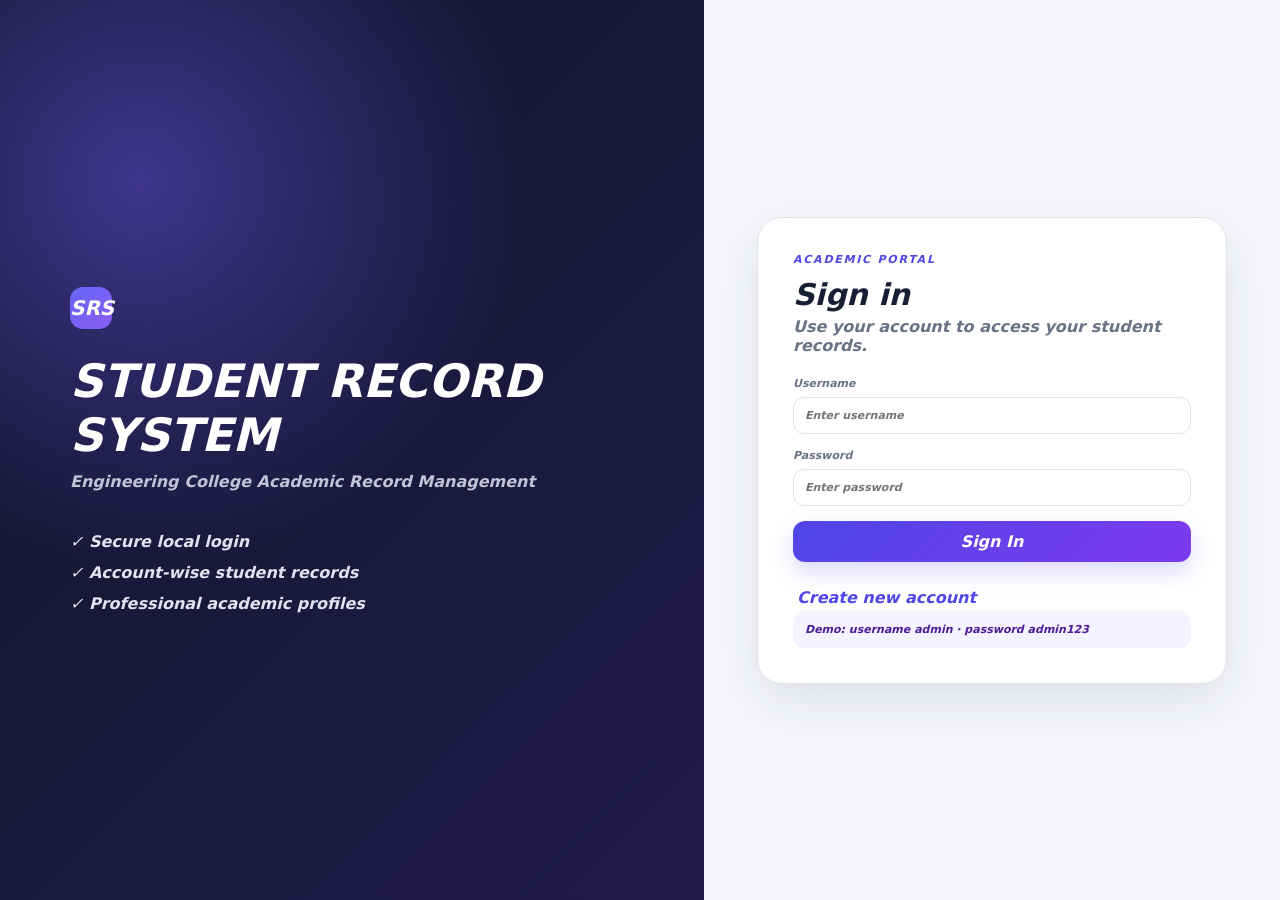
<file: index.html>
<!DOCTYPE html>
<html lang="en">
<head>
<meta charset="UTF-8"><meta name="viewport" content="width=device-width,initial-scale=1.0">
<meta name="description" content="STUDENT RECORD SYSTEM">
<title>STUDENT RECORD SYSTEM</title>
<link rel="stylesheet" href="styles.css">
</head>
<body>
<div id="loginScreen" class="login-screen">
  <div class="login-art"><div class="login-badge">SRS</div><h1>STUDENT RECORD SYSTEM</h1><p>Engineering College Academic Record Management</p><div class="login-points"><span>✓ Secure local login</span><span>✓ Account-wise student records</span><span>✓ Professional academic profiles</span></div></div>
  <div class="login-panel"><div class="login-card"><p class="eyebrow">ACADEMIC PORTAL</p><h2 id="authTitle">Sign in</h2><p class="muted" id="authSub">Use your account to access your student records.</p>
    <form id="loginForm">
      <label>Username<input id="loginUser" autocomplete="username" required placeholder="Enter username"></label>
      <label>Password<input id="loginPass" type="password" autocomplete="current-password" required placeholder="Enter password"></label>
      <button class="primary full" type="submit">Sign In</button>
    </form>
    <button class="link-btn" id="showRegister">Create new account</button>
    <form id="registerForm" class="hidden">
      <label>New Username<input id="regUser" required minlength="3" placeholder="e.g. admin01"></label>
      <label>Password<input id="regPass" type="password" required minlength="4" placeholder="Minimum 4 characters"></label>
      <label>Confirm Password<input id="regConfirm" type="password" required minlength="4"></label>
      <button class="primary full" type="submit">Create Account</button>
      <button class="link-btn" id="backLogin" type="button">Back to sign in</button>
    </form>
    <div class="demo-note"><strong>Demo:</strong> username <b>admin</b> · password <b>admin123</b></div>
  </div></div>
</div>

<div id="app" class="app-shell hidden">
<aside class="sidebar" id="sidebar">
  <div class="brand"><div class="brand-mark">S</div><div><strong>STUDENT RECORD SYSTEM</strong><span id="accountLabel">Academic Portal</span></div></div>
  <nav class="nav">
    <button class="nav-item active" data-section="dashboard">⌂ <span>Dashboard</span></button>
    <button class="nav-item" data-section="students">◉ <span>Students</span></button>
    <button class="nav-item" data-section="attendance">◷ <span>Attendance</span></button>
    <button class="nav-item" data-section="results">▦ <span>Results</span></button>
    <button class="nav-item" data-section="reports">▤ <span>Reports</span></button>
    <button class="nav-item" data-section="settings">⚙ <span>Settings</span></button>
  </nav>
  <div class="sidebar-footer"><span class="status-dot"></span> Signed in · <span id="sideUser"></span></div>
</aside>
<main class="main">
<header class="topbar"><button class="icon-btn mobile-menu" id="menuBtn">☰</button><div><p class="eyebrow">ENGINEERING COLLEGE ACADEMIC PORTAL</p><h1 id="pageTitle">Dashboard</h1></div><div class="top-actions"><button class="icon-btn" id="themeBtn">◐</button><button class="avatar" id="userAvatar">AD</button><button class="logout-btn" id="logoutBtn">Logout</button></div></header>

<section id="dashboard" class="page-section active"><div class="hero"><div><span class="pill">2026 Academic Year</span><h2>Manage every student record with <em>clarity.</em></h2><p>Student profiles, academic details, attendance, results and reports — organized in one professional workspace.</p></div><button class="primary" id="heroAdd">+ Add Student</button></div><div class="stats-grid" id="statsGrid"></div><div class="content-grid"><div class="card"><div class="card-head"><div><h3>Performance overview</h3><p>Average CGPA by department</p></div><span class="mini-badge">Live</span></div><div class="bar-chart" id="deptChart"></div></div><div class="card"><div class="card-head"><div><h3>Recent activity</h3><p>Latest account activity</p></div></div><div id="activityList" class="activity-list"></div></div></div><div class="card"><div class="card-head"><div><h3>Students needing attention</h3><p>Attendance below 75% or CGPA below 7.50</p></div><button class="text-btn" data-section="students">View all →</button></div><div id="attentionList"></div></div></section>

<section id="students" class="page-section"><div class="section-head"><div><p class="eyebrow">RECORD MANAGEMENT</p><h2>Student Directory</h2><p>Preview complete engineering-college profiles or edit records.</p></div><button class="primary" id="addBtn">+ Add Student</button></div><div class="toolbar card"><div class="search"><span>⌕</span><input id="searchInput" placeholder="Search name, ID, email, department or phone..."></div><select id="deptFilter"><option value="all">All departments</option><option>Computer Science and Engineering</option><option>Information Technology</option><option>Electronics and Communication Engineering</option><option>Electrical and Electronics Engineering</option><option>Mechanical Engineering</option><option>Civil Engineering</option><option>Artificial Intelligence and Data Science</option></select><select id="yearFilter"><option value="all">All years</option><option value="1">1st Year</option><option value="2">2nd Year</option><option value="3">3rd Year</option><option value="4">4th Year</option></select><button class="secondary" id="exportBtn">Export CSV</button></div><div class="card table-card"><div class="table-wrap"><table><thead><tr><th>Student</th><th>Student ID</th><th>Department</th><th>Year</th><th>Attendance</th><th>CGPA</th><th>Status</th><th>Actions</th></tr></thead><tbody id="studentTable"></tbody></table></div><div class="table-foot"><span id="recordCount"></span><span>Records are saved separately for the signed-in account.</span></div></div></section>

<section id="attendance" class="page-section"><div class="section-head"><div><p class="eyebrow">ACADEMIC MONITORING</p><h2>Attendance</h2><p>Monitor class participation and identify students requiring follow-up.</p></div></div><div class="stats-grid" id="attendanceStats"></div><div class="card table-card"><div class="table-wrap"><table><thead><tr><th>Student</th><th>Department</th><th>Present</th><th>Total Classes</th><th>Attendance</th><th>Risk</th></tr></thead><tbody id="attendanceTable"></tbody></table></div></div></section>

<section id="results" class="page-section"><div class="section-head"><div><p class="eyebrow">ACADEMIC PERFORMANCE</p><h2>Results</h2><p>CGPA distribution and top-performing students.</p></div></div><div class="content-grid"><div class="card"><div class="card-head"><div><h3>Grade distribution</h3><p>Current CGPA bands</p></div></div><div class="donut-wrap"><div class="donut" id="donut"></div><div id="gradeLegend" class="legend"></div></div></div><div class="card"><div class="card-head"><div><h3>Top performers</h3><p>Highest CGPA records</p></div></div><div id="topPerformers"></div></div></div></section>

<section id="reports" class="page-section"><div class="section-head"><div><p class="eyebrow">REPORTING</p><h2>Reports</h2><p>Generate academic summaries from the current account.</p></div><button class="primary" id="printBtn">Print Report</button></div><div class="report-grid"><div class="card report-card"><span class="report-icon">▤</span><h3>Student Directory</h3><p>Complete student list and academic status.</p><button class="secondary" data-report="directory">Generate</button></div><div class="card report-card"><span class="report-icon">◷</span><h3>Attendance Report</h3><p>Attendance percentage and risk classification.</p><button class="secondary" data-report="attendance">Generate</button></div><div class="card report-card"><span class="report-icon">★</span><h3>Performance Report</h3><p>CGPA distribution and top performers.</p><button class="secondary" data-report="performance">Generate</button></div></div><div class="card report-preview" id="reportPreview"><div class="report-sheet"><h2>STUDENT RECORD SYSTEM</h2><p id="reportDate"></p><div id="reportBody"></div></div></div></section>

<section id="settings" class="page-section"><div class="section-head"><div><p class="eyebrow">SYSTEM CONFIGURATION</p><h2>Settings</h2><p>Manage interface preferences and account data.</p></div></div><div class="settings-grid"><div class="card setting"><div><h3>Dark mode</h3><p>Use the modern dark interface for low-light environments.</p></div><label class="switch"><input type="checkbox" id="darkToggle"><span></span></label></div><div class="card setting"><div><h3>Reset sample records</h3><p>Restore the engineering-college demo records for this account.</p></div><button class="danger" id="resetBtn">Reset Data</button></div><div class="card setting"><div><h3>Account isolation</h3><p>Each login has its own student collection and activity history.</p></div><span class="pill">Account-wise</span></div></div></section>
</main></div>

<div class="modal-backdrop" id="modal"><div class="modal wide"><div class="modal-head"><div><p class="eyebrow">ENGINEERING COLLEGE STUDENT RECORD</p><h2 id="modalTitle">Add Student</h2><p class="muted">Enter complete academic, personal and guardian information.</p></div><button class="icon-btn" id="closeModal">×</button></div><form id="studentForm"><input type="hidden" id="editId"><div class="form-section"><h3>01 · Personal Information</h3><div class="form-grid"><label>Full Name *<input required id="name"></label><label>Student Photo<input type="file" id="photo" accept="image/*"></label><label>Date of Birth<input type="date" id="dob"></label><label>Gender<select id="gender"><option>Male</option><option>Female</option><option>Other</option><option>Prefer not to say</option></select></label><label>Blood Group<select id="bloodGroup"><option>Not Provided</option><option>A+</option><option>A−</option><option>B+</option><option>B−</option><option>AB+</option><option>AB−</option><option>O+</option><option>O−</option></select></label><label>Nationality<input id="nationality" value="Indian"></label></div></div>
<div class="form-section"><h3>02 · College & Admission Information</h3><div class="form-grid"><label>Student ID / Roll No. *<input required id="studentId"></label><label>University Registration No.<input id="registrationNo"></label><label>Admission No.<input id="admissionNo"></label><label>Department<select id="department"><option>Computer Science and Engineering</option><option>Information Technology</option><option>Electronics and Communication Engineering</option><option>Electrical and Electronics Engineering</option><option>Mechanical Engineering</option><option>Civil Engineering</option><option>Artificial Intelligence and Data Science</option></select></label><label>Degree / Program<select id="program"><option>B.Tech</option><option>B.E.</option><option>M.Tech</option><option>Diploma</option></select></label><label>Academic Year<select id="year"><option value="1">1st Year</option><option value="2">2nd Year</option><option value="3">3rd Year</option><option value="4">4th Year</option></select></label><label>Semester<select id="semester"><option>1</option><option>2</option><option>3</option><option>4</option><option>5</option><option>6</option><option>7</option><option>8</option></select></label><label>Section<input id="section" placeholder="A"></label><label>Batch / Academic Session<input id="batch" placeholder="2023–2027"></label><label>Admission Date<input type="date" id="admissionDate"></label></div></div>
<div class="form-section"><h3>03 · Contact & Address</h3><div class="form-grid"><label>Email *<input type="email" required id="email"></label><label>Mobile Number *<input required id="phone"></label><label>Alternate Phone<input id="altPhone"></label><label>College Email<input type="email" id="collegeEmail"></label><label class="span-2">Permanent Address<textarea id="address" rows="2"></textarea></label><label>City<input id="city"></label><label>State<input id="state"></label><label>PIN Code<input id="pin"></label></div></div>
<div class="form-section"><h3>04 · Parent / Guardian Information</h3><div class="form-grid"><label>Father / Guardian Name<input id="guardianName"></label><label>Guardian Relation<input id="guardianRelation" value="Father"></label><label>Guardian Mobile<input id="guardianPhone"></label><label>Guardian Email<input type="email" id="guardianEmail"></label><label>Occupation<input id="guardianOccupation"></label></div></div>
<div class="form-section"><h3>05 · Academic Performance</h3><div class="form-grid"><label>Attendance % *<input type="number" min="0" max="100" required id="attendanceInput"></label><label>CGPA *<input type="number" min="0" max="10" step="0.01" required id="cgpa"></label><label>Current Backlogs<input type="number" min="0" id="backlogs" value="0"></label><label>Credits Earned<input type="number" min="0" id="credits" value="0"></label><label>Class Rank<input type="number" min="0" id="rank"></label><label>Academic Remarks<input id="remarks" placeholder="Excellent / Needs improvement"></label></div></div>
<div class="form-section"><h3>06 · Student Portal Information</h3><div class="form-grid"><label>Institutional Username<input id="portalUsername"></label><label>Portal Status<select id="portalStatus"><option>Active</option><option>Inactive</option><option>Pending</option></select></label></div></div>
<div class="form-actions"><button type="button" class="secondary" id="cancelBtn">Cancel</button><button class="primary" type="submit">Save Student Record</button></div></form></div></div>
<div class="toast" id="toast"></div>
<script src="script.js"></script>
</body>
</html>
</file>
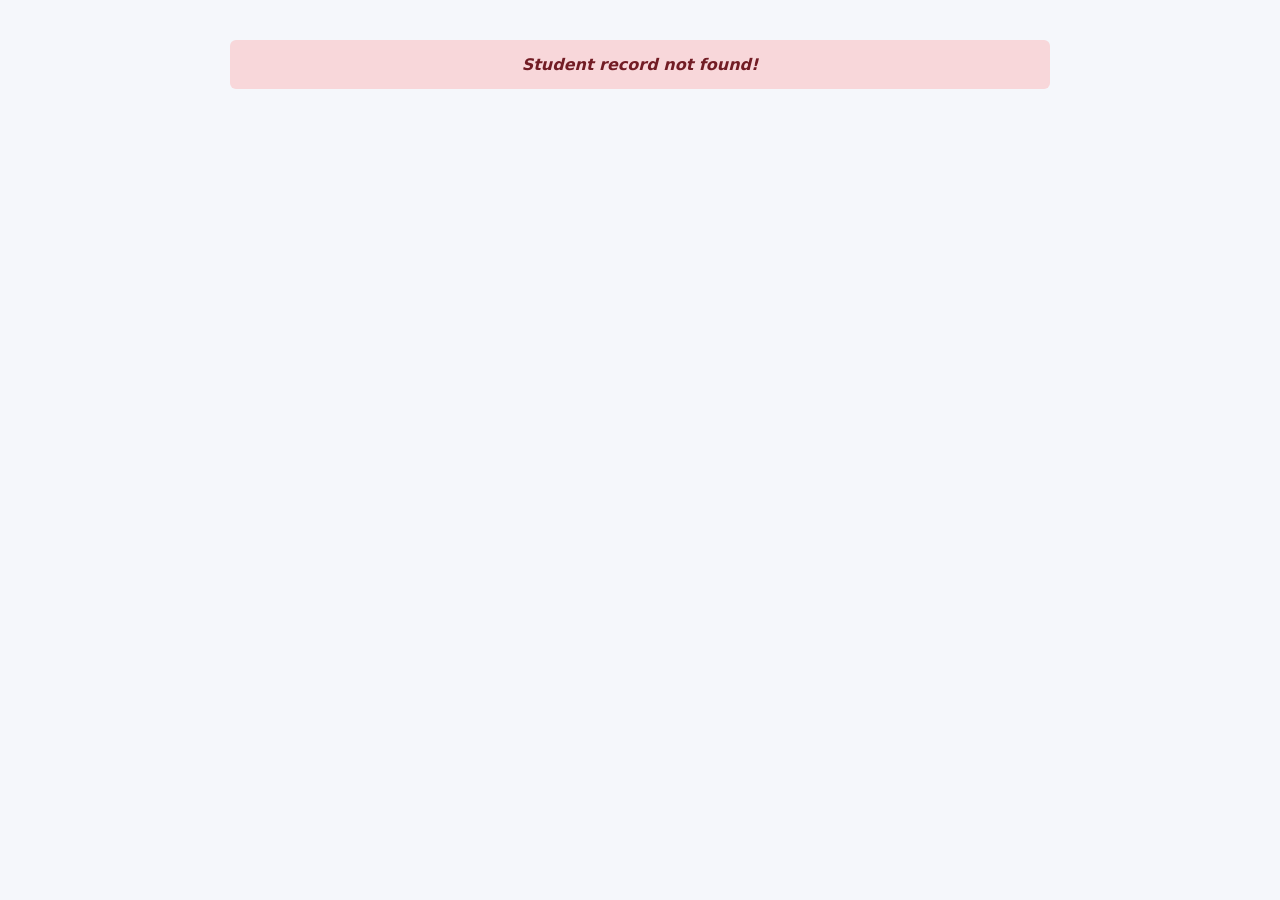
<file: profile.html>
<!DOCTYPE html>
<html lang="en">
<head>
<meta charset="UTF-8">
<meta name="viewport" content="width=device-width, initial-scale=1.0">
<meta name="description" content="Student Profile - STUDENT RECORD SYSTEM">
<title>Student Profile - STUDENT RECORD SYSTEM</title>
<link rel="stylesheet" href="styles.css">
<style>
.profile-container {
  max-width: 900px;
  margin: 0 auto;
  padding: 20px;
}

.profile-header {
  display: flex;
  gap: 30px;
  margin-bottom: 40px;
  padding: 30px;
  background: linear-gradient(135deg, #667eea 0%, #764ba2 100%);
  border-radius: 12px;
  color: white;
}

.profile-photo {
  width: 150px;
  height: 150px;
  border-radius: 50%;
  background: #fff;
  display: flex;
  align-items: center;
  justify-content: center;
  font-size: 60px;
  font-weight: bold;
  color: #667eea;
  flex-shrink: 0;
}

.profile-info h1 {
  margin: 0 0 10px 0;
  font-size: 28px;
}

.profile-info p {
  margin: 5px 0;
  font-size: 14px;
  opacity: 0.9;
}

.profile-sections {
  display: grid;
  grid-template-columns: 1fr 1fr;
  gap: 20px;
  margin-bottom: 20px;
}

@media (max-width: 768px) {
  .profile-sections {
    grid-template-columns: 1fr;
  }
  .profile-header {
    flex-direction: column;
    align-items: center;
    text-align: center;
  }
}

.section-card {
  background: white;
  border: 1px solid #e0e0e0;
  border-radius: 8px;
  padding: 20px;
}

.section-card h3 {
  margin: 0 0 15px 0;
  font-size: 16px;
  text-transform: uppercase;
  color: #667eea;
  letter-spacing: 1px;
}

.info-row {
  display: flex;
  justify-content: space-between;
  padding: 10px 0;
  border-bottom: 1px solid #f0f0f0;
  font-size: 14px;
}

.info-row:last-child {
  border-bottom: none;
}

.info-row strong {
  color: #333;
  min-width: 200px;
}

.info-row span {
  color: #666;
  text-align: right;
  flex: 1;
}

.status-badge {
  display: inline-block;
  padding: 4px 12px;
  border-radius: 20px;
  font-size: 12px;
  font-weight: 600;
  text-transform: uppercase;
  margin-top: 10px;
}

.status-badge.good {
  background: #d4edda;
  color: #155724;
}

.status-badge.warn {
  background: #fff3cd;
  color: #856404;
}

.status-badge.danger {
  background: #f8d7da;
  color: #721c24;
}

.action-buttons {
  display: flex;
  gap: 10px;
  justify-content: center;
  margin-top: 30px;
  margin-bottom: 20px;
}

.action-buttons button {
  padding: 10px 20px;
  border: none;
  border-radius: 6px;
  cursor: pointer;
  font-size: 14px;
  font-weight: 600;
  transition: all 0.3s;
}

.btn-edit {
  background: #667eea;
  color: white;
}

.btn-edit:hover {
  background: #5568d3;
}

.btn-back {
  background: #e0e0e0;
  color: #333;
}

.btn-back:hover {
  background: #d0d0d0;
}

.btn-print {
  background: #27ae60;
  color: white;
}

.btn-print:hover {
  background: #229954;
}

.loading {
  text-align: center;
  padding: 40px;
  font-size: 16px;
  color: #666;
}

.error {
  background: #f8d7da;
  color: #721c24;
  padding: 15px;
  border-radius: 6px;
  margin: 20px;
  text-align: center;
}
</style>
</head>
<body>
<div class="profile-container">
  <div id="loading" class="loading">Loading student profile...</div>
  <div id="error" class="error" style="display: none;"></div>
  
  <div id="profileContent" style="display: none;">
    <div class="profile-header">
      <div class="profile-photo" id="photoDisplay">A</div>
      <div class="profile-info">
        <h1 id="studentName">Student Name</h1>
        <p id="studentId"><strong>Student ID:</strong> <span></span></p>
        <p id="department"><strong>Department:</strong> <span></span></p>
        <p id="program"><strong>Program:</strong> <span></span></p>
        <p id="year"><strong>Year:</strong> <span></span></p>
        <div id="statusDisplay"></div>
      </div>
    </div>

    <div class="profile-sections">
      <div class="section-card">
        <h3>📋 Academic Information</h3>
        <div class="info-row">
          <strong>Registration No:</strong>
          <span id="registrationNo">-</span>
        </div>
        <div class="info-row">
          <strong>Admission No:</strong>
          <span id="admissionNo">-</span>
        </div>
        <div class="info-row">
          <strong>Semester:</strong>
          <span id="semester">-</span>
        </div>
        <div class="info-row">
          <strong>Section:</strong>
          <span id="section">-</span>
        </div>
        <div class="info-row">
          <strong>Batch:</strong>
          <span id="batch">-</span>
        </div>
      </div>

      <div class="section-card">
        <h3>📚 Performance Metrics</h3>
        <div class="info-row">
          <strong>Attendance:</strong>
          <span id="attendance">-</span>
        </div>
        <div class="info-row">
          <strong>CGPA:</strong>
          <span id="cgpa">-</span>
        </div>
        <div class="info-row">
          <strong>Backlogs:</strong>
          <span id="backlogs">-</span>
        </div>
        <div class="info-row">
          <strong>Credits Earned:</strong>
          <span id="credits">-</span>
        </div>
      </div>

      <div class="section-card">
        <h3>👤 Personal Information</h3>
        <div class="info-row">
          <strong>Date of Birth:</strong>
          <span id="dob">-</span>
        </div>
        <div class="info-row">
          <strong>Gender:</strong>
          <span id="gender">-</span>
        </div>
        <div class="info-row">
          <strong>Email:</strong>
          <span id="email">-</span>
        </div>
        <div class="info-row">
          <strong>Mobile Number:</strong>
          <span id="phone">-</span>
        </div>
      </div>

      <div class="section-card">
        <h3>🏠 Address & Guardian</h3>
        <div class="info-row">
          <strong>Address:</strong>
          <span id="address">-</span>
        </div>
        <div class="info-row">
          <strong>Guardian Name:</strong>
          <span id="guardianName">-</span>
        </div>
        <div class="info-row">
          <strong>Guardian Relation:</strong>
          <span id="guardianRelation">-</span>
        </div>
        <div class="info-row">
          <strong>Guardian Phone:</strong>
          <span id="guardianPhone">-</span>
        </div>
      </div>

      <div class="section-card">
        <h3>🏛️ College Information</h3>
        <div class="info-row">
          <strong>College Name:</strong>
          <span id="collegeName">-</span>
        </div>
        <div class="info-row">
          <strong>University:</strong>
          <span id="university">-</span>
        </div>
      </div>

      <div class="section-card">
        <h3>🔐 Portal Information</h3>
        <div class="info-row">
          <strong>Portal Username:</strong>
          <span id="portalUsername">-</span>
        </div>
        <div class="info-row">
          <strong>Portal Status:</strong>
          <span id="portalStatus">-</span>
        </div>
      </div>
    </div>

    <div class="action-buttons">
      <button class="btn-back" onclick="goBack()">← Back to Students</button>
      <button class="btn-print" onclick="window.print()">🖨️ Print Profile</button>
      <button class="btn-edit" onclick="editStudent()">✏️ Edit Student</button>
    </div>
  </div>
</div>

<script>
function getInitials(name) {
  return (name || '?').split(' ').map(x => x[0]).slice(0, 2).join('').toUpperCase();
}

function getStatusClass(status) {
  return status === 'Good' ? 'good' : status === 'Watch' ? 'warn' : 'danger';
}

function getStatusText(student) {
  const attendance = Number(student.attendance || 0);
  const cgpa = Number(student.cgpa || 0);
  return attendance >= 75 && cgpa >= 7.5 ? 'Good' : 
         attendance >= 65 || cgpa >= 6.5 ? 'Watch' : 'At Risk';
}

function loadProfile() {
  const student = JSON.parse(sessionStorage.getItem('previewStudent'));
  
  if (!student) {
    document.getElementById('loading').style.display = 'none';
    document.getElementById('error').style.display = 'block';
    document.getElementById('error').textContent = 'Student record not found!';
    return;
  }

  // Populate header
  document.getElementById('photoDisplay').textContent = getInitials(student.name);
  document.getElementById('studentName').textContent = student.name;
  document.getElementById('studentId').querySelector('span').textContent = student.studentId;
  document.getElementById('department').querySelector('span').textContent = student.department;
  document.getElementById('program').querySelector('span').textContent = student.program;
  document.getElementById('year').querySelector('span').textContent = student.year;

  // Status badge
  const status = getStatusText(student);
  const statusBadge = document.createElement('div');
  statusBadge.className = `status-badge ${getStatusClass(status)}`;
  statusBadge.textContent = `Status: ${status}`;
  document.getElementById('statusDisplay').appendChild(statusBadge);

  // Populate all sections
  document.getElementById('registrationNo').textContent = student.registrationNo || '-';
  document.getElementById('admissionNo').textContent = student.admissionNo || '-';
  document.getElementById('semester').textContent = student.semester || '-';
  document.getElementById('section').textContent = student.section || '-';
  document.getElementById('batch').textContent = student.batch || '-';
  
  document.getElementById('attendance').textContent = (student.attendance || '0') + '%';
  document.getElementById('cgpa').textContent = student.cgpa || '-';
  document.getElementById('backlogs').textContent = student.backlogs || '0';
  document.getElementById('credits').textContent = student.credits || '-';
  
  document.getElementById('dob').textContent = student.dob || '-';
  document.getElementById('gender').textContent = student.gender || '-';
  document.getElementById('email').textContent = student.email || '-';
  document.getElementById('phone').textContent = student.phone || '-';
  
  document.getElementById('address').textContent = student.address || '-';
  document.getElementById('guardianName').textContent = student.guardianName || '-';
  document.getElementById('guardianRelation').textContent = student.guardianRelation || '-';
  document.getElementById('guardianPhone').textContent = student.guardianPhone || '-';
  
  document.getElementById('collegeName').textContent = student.collegeName || '-';
  document.getElementById('university').textContent = student.university || '-';
  
  document.getElementById('portalUsername').textContent = student.portalUsername || '-';
  document.getElementById('portalStatus').textContent = student.portalStatus || '-';

  // Show content, hide loading
  document.getElementById('loading').style.display = 'none';
  document.getElementById('profileContent').style.display = 'block';

  // Clear sessionStorage after loading
  sessionStorage.removeItem('previewStudent');
}

function goBack() {
  window.location.href = 'index.html';
}

function editStudent() {
  // This would need to be modified based on your main app's edit flow
  window.location.href = 'index.html';
}

// Load profile on page load
document.addEventListener('DOMContentLoaded', loadProfile);
</script>
</body>
</html>
</file>
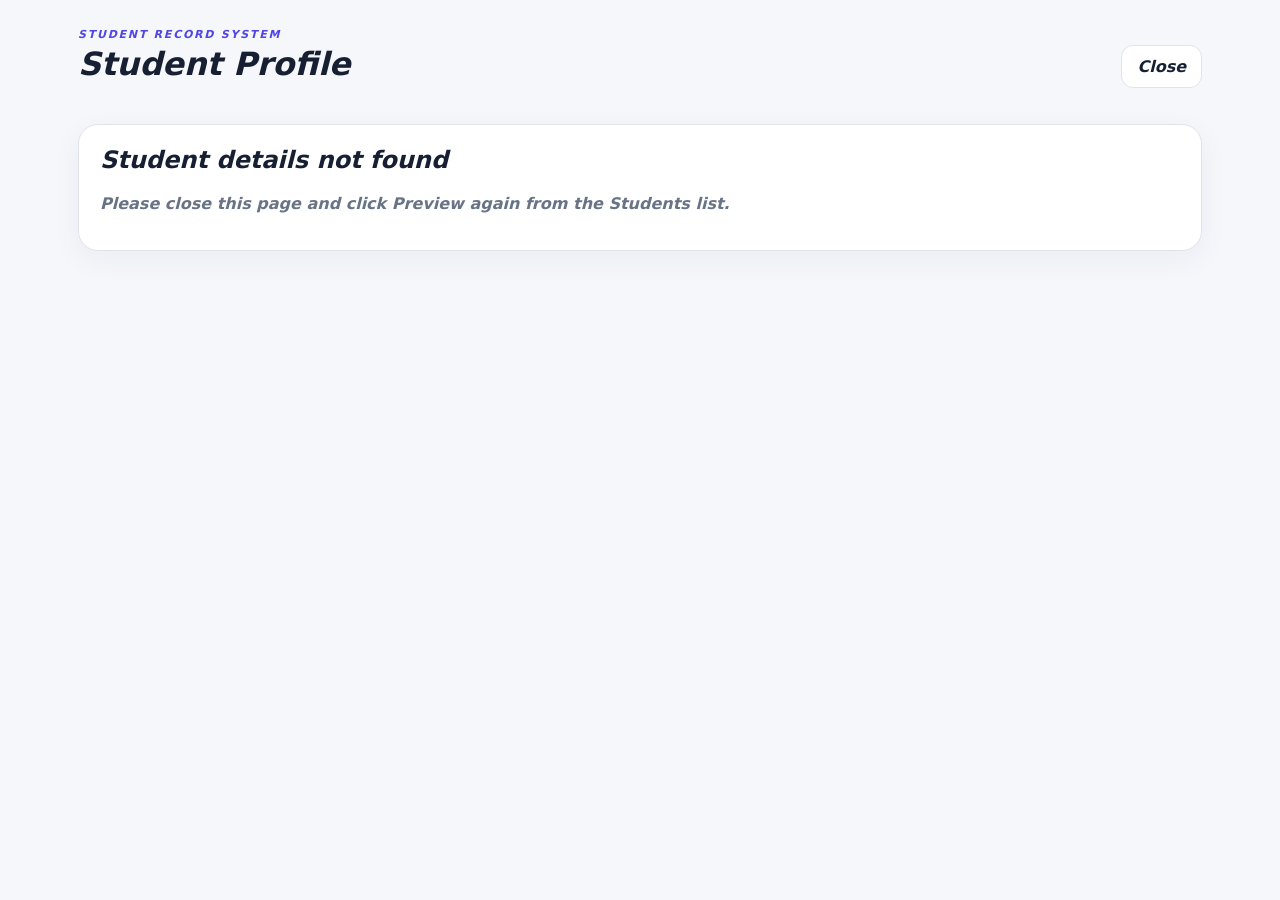
<file: Student-profile.html>
<!DOCTYPE html>
<html lang="en">
<head>
  <meta charset="UTF-8">
  <meta name="viewport" content="width=device-width, initial-scale=1.0">
  <title>Student Profile</title>
  <link rel="stylesheet" href="styles.css">
</head>
<body>
  <main class="profile-page">
    <div class="profile-shell">
      <div class="profile-top">
        <div>
          <p class="eyebrow">STUDENT RECORD SYSTEM</p>
          <h1>Student Profile</h1>
        </div>
        <button class="secondary" type="button" onclick="window.close()">Close</button>
      </div>
      <div id="profileContent">
        <div class="card"><h2>Loading student details...</h2></div>
      </div>
    </div>
  </main>

  <script>
    (function () {
      const content = document.getElementById('profileContent');
      const params = new URLSearchParams(window.location.search);

      const escapeHtml = value => String(value ?? '')
        .replace(/&/g, '&amp;').replace(/</g, '&lt;')
        .replace(/>/g, '&gt;').replace(/"/g, '&quot;').replace(/'/g, '&#039;');
      const get = (key, fallback = 'Not provided') => {
        const value = student && student[key];
        return value === undefined || value === null || value === '' ? fallback : value;
      };
      const initials = name => String(name || '?').split(/\s+/)
        .map(word => word[0]).slice(0, 2).join('').toUpperCase();
      const detail = (label, value) =>
        `<div class="detail"><small>${escapeHtml(label)}</small><b>${escapeHtml(value)}</b></div>`;

      let student = null;
      try {
        const saved = sessionStorage.getItem('srs_preview_student');
        if (saved) student = JSON.parse(saved);

        const user = params.get('user');
        const id = params.get('id');
        if (!student || (id && String(student.studentId) !== String(id))) {
          const records = JSON.parse(localStorage.getItem(`srs_students_${user}`) || '[]');
          student = records.find(item => String(item.studentId) === String(id)) || null;
        }
      } catch (error) {
        student = null;
      }

      if (!student) {
        content.innerHTML = `<div class="card">
          <h2>Student details not found</h2>
          <p class="muted">Please close this page and click Preview again from the Students list.</p>
        </div>`;
        return;
      }

      const year = String(student.year || '');
      const suffix = year === '1' ? 'st' : year === '2' ? 'nd' : year === '3' ? 'rd' : 'th';
      const photo = student.photo
        ? `<img class="profile-big-photo" src="${escapeHtml(student.photo)}" alt="Student photo">`
        : `<div class="profile-fallback">${escapeHtml(initials(student.name))}</div>`;

      content.innerHTML = `
        <section class="profile-hero">
          ${photo}
          <div>
            <p class="eyebrow">${escapeHtml(get('program'))} · ${escapeHtml(year + suffix)} YEAR</p>
            <h2>${escapeHtml(get('name'))}</h2>
            <div class="profile-meta">
              <span>${escapeHtml(get('studentId'))}</span>
              <span>${escapeHtml(get('department'))}</span>
              <span>Section ${escapeHtml(get('section'))}</span>
            </div>
          </div>
          <div class="profile-score">${Number(student.cgpa || 0).toFixed(2)}<small>CGPA</small></div>
        </section>
        <div class="profile-grid">
          <section class="card profile-card"><h3>Academic Information</h3><div class="detail-grid">
            ${detail('Attendance', `${get('attendance', '0')}%`)}
            ${detail('Semester', get('semester'))}${detail('Current Backlogs', get('backlogs', '0'))}
            ${detail('Credits Earned', get('credits', '0'))}${detail('Class Rank', get('rank'))}
            ${detail('Academic Remarks', get('remarks'))}
          </div></section>
          <section class="card profile-card"><h3>Personal Information</h3><div class="detail-grid">
            ${detail('Date of Birth', get('dob'))}${detail('Gender', get('gender'))}
            ${detail('Blood Group', get('bloodGroup'))}${detail('Nationality', get('nationality'))}
            ${detail('Email', get('email'))}${detail('Mobile Number', get('phone'))}
          </div></section>
          <section class="card profile-card"><h3>College & Admission</h3><div class="detail-grid">
            ${detail('Registration No.', get('registrationNo'))}${detail('Admission No.', get('admissionNo'))}
            ${detail('Batch', get('batch'))}${detail('Admission Date', get('admissionDate'))}
            ${detail('College Email', get('collegeEmail'))}${detail('Portal Status', get('portalStatus'))}
          </div></section>
          <section class="card profile-card"><h3>Parent / Guardian Information</h3><div class="detail-grid">
            ${detail('Guardian Name', get('guardianName'))}${detail('Relation', get('guardianRelation'))}
            ${detail('Guardian Mobile', get('guardianPhone'))}${detail('Guardian Email', get('guardianEmail'))}
            ${detail('Occupation', get('guardianOccupation'))}
          </div></section>
          <section class="card profile-card profile-full"><h3>Address</h3><div class="detail-grid">
            ${detail('Permanent Address', get('address'))}${detail('City', get('city'))}
            ${detail('State', get('state'))}${detail('PIN Code', get('pin'))}
          </div></section>
        </div>`;
    }());
  </script>
</body>
</html>
</file>
<file: styles.css>
:root{--bg:#f5f7fb;--surface:#fff;--surface2:#f0f3f8;--text:#172033;--muted:#697386;--line:#dfe4ec;--primary:#4f46e5;--primary2:#7c3aed;--good:#16a34a;--warn:#d97706;--danger:#dc2626;--shadow:0 18px 50px rgba(28,39,70,.10);--radius:20px}
*{box-sizing:border-box}body{margin:0;font-family:Inter,ui-sans-serif,system-ui,-apple-system,"Segoe UI",sans-serif;background:var(--bg);color:var(--text);font-weight:600;font-style:italic}button,input,select,textarea{font:inherit;font-style:italic}button{cursor:pointer}h1,h2,h3,p{margin-top:0}h1,h2,h3,strong{font-weight:800}.hidden{display:none!important}.muted{color:var(--muted)}.eyebrow{font-size:11px;letter-spacing:.16em;color:var(--primary);font-weight:900}.app-shell{min-height:100vh;display:flex}.sidebar{width:280px;background:#111827;color:#fff;padding:25px 18px;display:flex;flex-direction:column;position:fixed;inset:0 auto 0 0;z-index:20}.brand{display:flex;gap:12px;align-items:center;padding:6px 10px 28px}.brand-mark,.login-badge{width:42px;height:42px;border-radius:13px;display:grid;place-items:center;background:linear-gradient(135deg,#6366f1,#8b5cf6);font-weight:900;font-size:20px}.brand strong{font-size:13px;display:block;line-height:1.2}.brand span{font-size:11px;color:#aab3c3}.nav{display:grid;gap:7px}.nav-item{border:0;background:transparent;color:#aab3c3;padding:13px 14px;border-radius:12px;text-align:left;display:flex;gap:12px;align-items:center}.nav-item:hover,.nav-item.active{background:#222a3b;color:#fff}.sidebar-footer{margin-top:auto;color:#aab3c3;font-size:12px;padding:12px}.status-dot{display:inline-block;width:8px;height:8px;background:#22c55e;border-radius:50%}.main{margin-left:280px;width:calc(100% - 280px);padding:0 34px 45px}.topbar{height:92px;display:flex;align-items:center;justify-content:space-between;border-bottom:1px solid var(--line);margin-bottom:28px}.topbar h1{margin:0;font-size:30px}.top-actions{display:flex;gap:10px;align-items:center}.icon-btn,.avatar,.logout-btn,.secondary,.primary,.danger,.text-btn,.link-btn{border:0;border-radius:12px;padding:11px 15px}.icon-btn{background:var(--surface);border:1px solid var(--line)}.avatar{width:42px;height:42px;border-radius:50%;background:#e7e7ff;color:var(--primary);font-weight:900}.logout-btn{background:#fff1f2;color:var(--danger)}.primary{background:linear-gradient(135deg,var(--primary),var(--primary2));color:#fff;box-shadow:0 10px 22px rgba(79,70,229,.20)}.secondary{background:var(--surface);color:var(--text);border:1px solid var(--line)}.danger{background:#fee2e2;color:#b91c1c}.text-btn,.link-btn{background:none;color:var(--primary);padding:4px}.full{width:100%}.page-section{display:none}.page-section.active{display:block}.hero{background:linear-gradient(135deg,#181c35,#332e81);color:#fff;border-radius:28px;padding:32px;display:flex;align-items:center;justify-content:space-between;gap:25px;box-shadow:var(--shadow);margin-bottom:25px}.hero h2{font-size:30px;max-width:720px;margin:8px 0}.hero p{color:#d7d9ea;max-width:720px}.pill,.mini-badge{display:inline-flex;align-items:center;padding:6px 10px;border-radius:999px;background:#ecebff;color:var(--primary);font-size:11px;font-weight:900}.hero .pill{background:rgba(255,255,255,.12);color:#fff}.stats-grid{display:grid;grid-template-columns:repeat(4,1fr);gap:16px;margin-bottom:22px}.stat{background:var(--surface);border:1px solid var(--line);border-radius:18px;padding:19px;box-shadow:0 8px 30px rgba(20,30,60,.05)}.stat .label{color:var(--muted);font-size:12px}.stat .value{font-size:28px;font-weight:900;margin:7px 0}.content-grid{display:grid;grid-template-columns:1.2fr .8fr;gap:20px;margin-bottom:20px}.card{background:var(--surface);border:1px solid var(--line);border-radius:var(--radius);padding:21px;box-shadow:0 8px 30px rgba(20,30,60,.05)}.card-head,.section-head{display:flex;align-items:center;justify-content:space-between;gap:15px}.card-head h3,.section-head h2{margin-bottom:4px}.card-head p,.section-head p{color:var(--muted);font-size:13px}.bar-chart{display:grid;gap:13px;margin-top:18px}.bar-row{display:grid;grid-template-columns:180px 1fr 48px;gap:10px;align-items:center;font-size:12px}.bar-track{height:10px;background:var(--surface2);border-radius:99px;overflow:hidden}.bar-fill{height:100%;background:linear-gradient(90deg,var(--primary),var(--primary2));border-radius:99px}.activity-list{display:grid;gap:12px}.activity{padding:12px;border-radius:13px;background:var(--surface2);font-size:12px}.section-head{margin:8px 0 20px}.section-head h2{font-size:28px}.toolbar{display:flex;gap:10px;align-items:center;margin-bottom:18px;flex-wrap:wrap}.search{flex:1;min-width:240px;display:flex;align-items:center;gap:8px;background:var(--surface2);border:1px solid var(--line);border-radius:12px;padding:0 12px}.search input{border:0;background:transparent;outline:0;width:100%;padding:12px}.toolbar select{border:1px solid var(--line);border-radius:12px;padding:11px;background:var(--surface)}.table-card{padding:0;overflow:hidden}.table-wrap{overflow:auto}.table-wrap table{width:100%;border-collapse:collapse;min-width:850px}.table-wrap th,.table-wrap td{padding:14px 16px;border-bottom:1px solid var(--line);text-align:left;font-size:12px;vertical-align:middle}.table-wrap th{color:var(--muted);background:var(--surface2);font-size:11px}.student-cell{display:flex;align-items:center;gap:10px}.student-photo,.photo-fallback{width:42px;height:42px;border-radius:12px;object-fit:cover}.photo-fallback{display:grid;place-items:center;background:#e7e7ff;color:var(--primary);font-weight:900}.status{padding:5px 9px;border-radius:999px;font-size:10px;font-weight:900}.status.good{background:#dcfce7;color:#15803d}.status.warn{background:#ffedd5;color:#c2410c}.status.danger{background:#fee2e2;color:#b91c1c}.action-row{display:flex;gap:6px}.action-row button{padding:7px 9px;font-size:11px}.table-foot{display:flex;justify-content:space-between;padding:13px 16px;color:var(--muted);font-size:11px}.report-grid{display:grid;grid-template-columns:repeat(3,1fr);gap:18px}.report-card{min-height:190px}.report-icon{font-size:28px;color:var(--primary)}.report-card p{color:var(--muted);min-height:42px}.report-preview{margin-top:20px}.report-sheet{padding:20px;border:1px dashed var(--line);border-radius:16px}.donut-wrap{display:flex;align-items:center;gap:25px;min-height:230px}.donut{width:150px;height:150px;border-radius:50%;background:conic-gradient(var(--primary) 0 40%,#8b5cf6 40% 70%,#c4b5fd 70% 85%,#e5e7eb 85% 100%);position:relative}.donut:after{content:"";position:absolute;inset:28px;background:var(--surface);border-radius:50%}.legend{display:grid;gap:9px;font-size:12px}.legend span:before{content:"";display:inline-block;width:9px;height:9px;border-radius:50%;background:var(--primary);margin-right:8px}.settings-grid{display:grid;gap:15px}.setting{display:flex;align-items:center;justify-content:space-between}.switch{position:relative;width:52px;height:28px}.switch input{display:none}.switch span{position:absolute;inset:0;border-radius:30px;background:#d1d5db}.switch span:after{content:"";position:absolute;width:22px;height:22px;top:3px;left:3px;border-radius:50%;background:#fff;transition:.2s}.switch input:checked+span{background:var(--primary)}.switch input:checked+span:after{transform:translateX(24px)}
.login-screen{min-height:100vh;display:grid;grid-template-columns:1.1fr .9fr;background:#0d1224}.login-art{color:#fff;padding:70px;display:flex;flex-direction:column;justify-content:center;background:radial-gradient(circle at 20% 20%,#40358c,transparent 42%),linear-gradient(135deg,#10152b,#221c4b)}.login-art h1{font-size:46px;max-width:650px;margin:25px 0 10px}.login-art p{color:#bfc4d7}.login-points{display:grid;gap:12px;margin-top:25px;color:#dfe2ef}.login-panel{display:grid;place-items:center;background:#f5f7fb;padding:25px}.login-card{background:#fff;width:min(470px,100%);padding:35px;border-radius:25px;box-shadow:var(--shadow);border:1px solid var(--line)}.login-card h2{font-size:30px;margin-bottom:5px}.login-card form{display:grid;gap:15px;margin:22px 0}.login-card label,.form-grid label{display:grid;gap:7px;font-size:11px;color:var(--muted)}.login-card input,.form-grid input,.form-grid select,.form-grid textarea{border:1px solid var(--line);background:var(--surface);border-radius:11px;padding:11px;color:var(--text);outline:none}.login-card input:focus,.form-grid input:focus,.form-grid select:focus,.form-grid textarea:focus{border-color:#8b5cf6;box-shadow:0 0 0 3px #8b5cf61c}.demo-note{background:#f5f3ff;color:#4c1d95;padding:12px;border-radius:12px;font-size:11px}.modal-backdrop{position:fixed;inset:0;background:rgba(5,10,25,.62);display:none;align-items:center;justify-content:center;padding:20px;z-index:50}.modal-backdrop.show{display:flex}.modal{background:var(--surface);width:min(1100px,100%);max-height:92vh;overflow:auto;border-radius:24px;box-shadow:0 30px 100px rgba(0,0,0,.25)}.modal-head{padding:22px 24px;border-bottom:1px solid var(--line);display:flex;justify-content:space-between;position:sticky;top:0;background:var(--surface);z-index:2}.form-section{padding:20px 24px;border-bottom:1px solid var(--line)}.form-section h3{font-size:13px;color:var(--primary)}.form-grid{display:grid;grid-template-columns:repeat(3,1fr);gap:14px}.span-2{grid-column:span 2}.form-actions{padding:20px 24px;display:flex;justify-content:flex-end;gap:10px;position:sticky;bottom:0;background:var(--surface)}.toast{position:fixed;right:25px;bottom:25px;background:#111827;color:#fff;padding:13px 17px;border-radius:12px;display:none;z-index:100;box-shadow:var(--shadow)}.toast.show{display:block}.profile-page{min-height:100vh;background:var(--bg)}.profile-shell{max-width:1180px;margin:auto;padding:28px}.profile-top{display:flex;justify-content:space-between;align-items:center;margin-bottom:20px}.profile-top h1{font-size:32px}.profile-hero{display:grid;grid-template-columns:160px 1fr auto;gap:24px;align-items:center;background:linear-gradient(135deg,#161a34,#3d347e);color:#fff;padding:30px;border-radius:28px}.profile-big-photo,.profile-fallback{width:150px;height:150px;border-radius:25px;object-fit:cover;background:#eee;display:grid;place-items:center;font-size:45px;font-weight:900;color:var(--primary)}.profile-hero .eyebrow{color:#c9c5ff}.profile-hero h2{font-size:32px;margin:6px 0}.profile-meta{display:flex;gap:8px;flex-wrap:wrap}.profile-meta span{background:rgba(255,255,255,.12);padding:7px 10px;border-radius:99px;font-size:11px}.profile-score{font-size:42px;font-weight:900;text-align:center}.profile-grid{display:grid;grid-template-columns:1fr 1fr;gap:18px;margin-top:18px}.profile-card h3{font-size:15px;color:var(--primary)}.detail-grid{display:grid;grid-template-columns:1fr 1fr;gap:12px}.detail{padding:11px;background:var(--surface2);border-radius:12px}.detail small{display:block;color:var(--muted);font-size:10px}.detail b{font-size:12px}.profile-full{grid-column:1/-1}.profile-page .eyebrow{margin-bottom:4px}@media(max-width:1050px){.sidebar{width:230px}.main{margin-left:230px;width:calc(100% - 230px)}.stats-grid{grid-template-columns:repeat(2,1fr)}.content-grid,.profile-grid{grid-template-columns:1fr}.form-grid{grid-template-columns:repeat(2,1fr)}}@media(max-width:760px){.login-screen{grid-template-columns:1fr}.login-art{padding:35px;min-height:330px}.login-art h1{font-size:32px}.sidebar{transform:translateX(-100%);transition:.2s}.sidebar.open{transform:translateX(0)}.main{margin-left:0;width:100%;padding:0 16px 30px}.mobile-menu{display:block}.topbar{height:80px}.topbar h1{font-size:22px}.logout-btn{display:none}.hero{flex-direction:column;align-items:flex-start}.stats-grid,.report-grid{grid-template-columns:1fr}.form-grid{grid-template-columns:1fr}.span-2{grid-column:auto}.profile-shell{padding:16px}.profile-top{align-items:flex-start;gap:10px}.profile-top button{padding:8px}.profile-hero{grid-template-columns:1fr;text-align:center}.profile-meta{justify-content:center}.profile-big-photo,.profile-fallback{margin:auto}.detail-grid{grid-template-columns:1fr}}
.dark{--bg:#0b1020;--surface:#12182a;--surface2:#1a2235;--text:#edf1f7;--muted:#aab3c3;--line:#2a3449}.dark .login-panel{background:var(--bg)}.dark .login-card{background:var(--surface)}.dark .secondary,.dark .icon-btn{background:var(--surface);color:var(--text)}.dark .logout-btn{background:#351c25}.dark .modal-backdrop{background:rgba(0,0,0,.72)}
@media print{body{background:#fff}.profile-top button{display:none}.profile-hero{color:#000;background:#fff;border:1px solid #ddd}.profile-meta span{background:#eee;color:#000}.profile-grid{grid-template-columns:1fr 1fr}.profile-card{box-shadow:none}.detail{background:#f8f8f8}}
</file>
